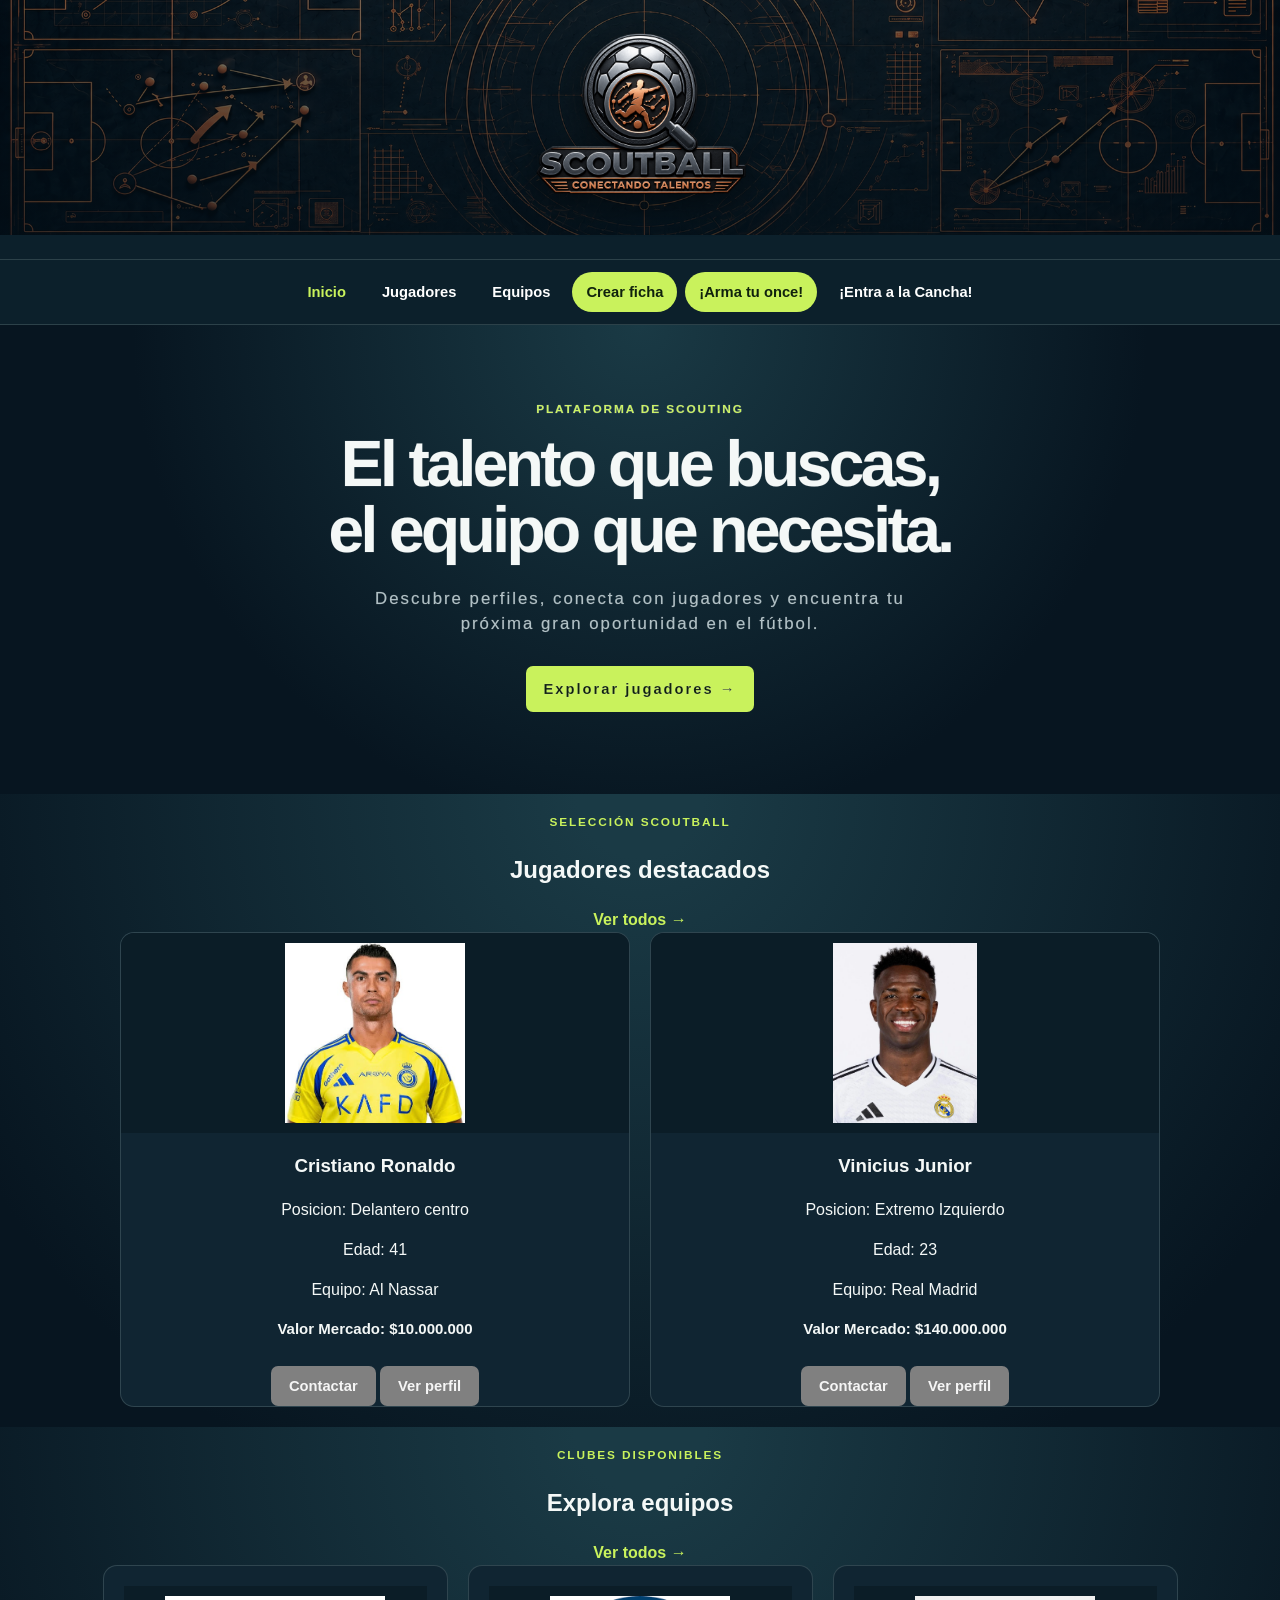
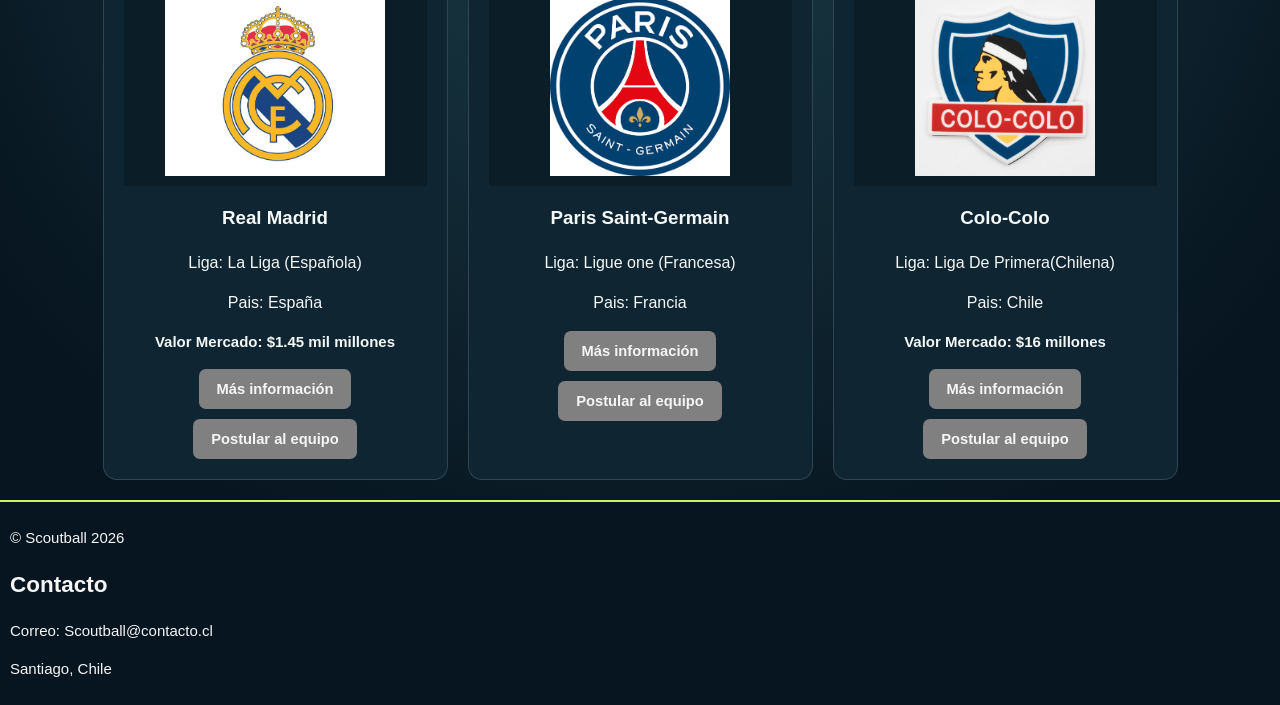
<file: scoutball_/index.html>
<!DOCTYPE html>
<html lang="es">
<head>
    <meta charset="UTF-8">
    <meta name="viewport" content="width=device-width, initial-scale=1.0">
    <title>Scoutball</title>
    <link rel="stylesheet" href="css/estilos.css">
    <script src="js/validaciones.js" defer></script>
    
</head>
<body>
     <header class="CabeceraFondo">
        <a href="index.html">
        <img src="imagenes/Logo.png" alt="Logo de Scoutball" width="200" height="100">
        </a>
    </header>
    <nav class="Menu"></nav>

    <nav class="Menu"aria-abel="Navegacion principal">
        <a class="activo" href="index.html">Inicio</a>
        <a href="jugadores.html">Jugadores</a>
        <a href="equipos.html">Equipos</a>
        <a class ="menu-destacado" href="registro.html">Crear ficha</a>
        <a class ="menu-destacado" href="registroequipo.html">¡Arma tu once!</a>
        <a href="login.html">¡Entra a la Cancha!</a>
    </nav>
    <main>
        <section class="slogan">
                <p class="etiqueta">PLATAFORMA DE SCOUTING</p>
                <h1>El talento que buscas,<br>el equipo que necesita.</h1>
                <p class="descripcion">Descubre perfiles, conecta con jugadores y encuentra tu próxima gran oportunidad en el fútbol.</p>
                <a class="boton-principal" href="jugadores.html">Explorar jugadores <span aria-hidden="true">→</span></a>
        </section>
        <section class="contenedor" aria-labelledby="productos-titulo">
            <div class="titulo-seccion">
                <div>
                    <p class="etiqueta">SELECCIÓN SCOUTBALL</p>
                    <h2 id="productos-titulo">Jugadores destacados</h2>
                </div>
                <a class="enlace-ver-todos" href="jugadores.html">Ver todos <span aria-hidden="true">→</span></a>
            </div>
        <section class="Jugadores">
            <article class="jugador">
                <div class="imagen">
                    <img src="imagenes/CristianoRonaldo.jpg" 
                    alt="Cristiano Ronaldo"
                    width="200px"
                    height="200px">
                </div>
                    <h3>Cristiano Ronaldo</h3>
                    <p>Posicion: Delantero centro</p>
                    <p>Edad: 41</p>
                    <p>Equipo: Al Nassar</p>
                    <p class="Precio"><strong>Valor Mercado: $10.000.000</strong></p>
                    <button type="button" data-contactar data-nombre="Cristiano Ronaldo" data-representante="Jorge Mendes" data-correo="representante@cr7demo.cl" data-telefono="+56 9 5555 0101">Contactar</button>
                    <button onclick="window.location.href='perfil.html?id=1'">
                        Ver perfil
                    </button>
            </article>
            <article class="jugador">
                <div class="imagen">
                    <img src="imagenes/Vinicius.jpg" 
                    alt="Vinicius Junior"
                    width="200px"
                    height="200px">
                </div>
                    <h3>Vinicius Junior</h3>
                    <p>Posicion: Extremo Izquierdo</p>
                    <p>Edad: 23</p>
                    <p>Equipo: Real Madrid</p>
                    <p class="Precio"><strong>Valor Mercado: $140.000.000</strong></p>
                    <button type="button" data-contactar data-nombre="Vinícius Júnior" data-representante="Equipo Vini Jr." data-correo="representante@viniciusdemo.cl" data-telefono="+56 9 5555 0102">Contactar</button>
                    <button onclick="window.location.href='perfil.html?id=6'">
                        Ver perfil
                    </button>
            </article>

            </section>
        </section>

        <section class="contenedor seccion-equipos" aria-labelledby="equipos-titulo">
            <div class="titulo-seccion">
                <div>
                    <p class="etiqueta">CLUBES DISPONIBLES</p>
                    <h2 id="equipos-titulo">Explora equipos</h2>
                </div>
                <a class="enlace-ver-todos" href="equipos.html">Ver todos <span aria-hidden="true">→</span></a>
            </div>
            <section class="Equipos equipos-inicio">
                <article class="equipo equipo-inicio">
                    <div class="imagen">
                        <img src="imagenes/realmadrid.jpg" alt="Escudo del Real Madrid">
                    </div> 
                    <h3>Real Madrid</h3>
                    <p>Liga: La Liga (Española)</p>
                    <p>Pais: España</p>
                    <p class="Precio"><strong>Valor Mercado: $1.45 mil millones</strong></p>
                    <button onclick="window.location.href='perfil.html?tipo=equipo&id=1'">
                    Más información
                    </button>
                    <button type="button" data-postular data-nombre="Real Madrid" data-correo="reclutamiento@realmadrid-demo.cl" data-telefono="+34 91 555 0101">Postular al equipo</button>
                </article>
                <article class="equipo equipo-inicio">
                    <div class="imagen">
                        <img src="imagenes/paris.jpg" alt="Escudo del Paris Saint-Germain">
                    </div>
                    <h3>Paris Saint-Germain</h3>
                    <p>Liga: Ligue one (Francesa)</p>
                    <p>Pais: Francia</p>
                    <button onclick="window.location.href='perfil.html?tipo=equipo&id=3'">
                    Más información
                    </button>
                    <button type="button" data-postular data-nombre="Paris Saint-Germain" data-correo="reclutamiento@psg-demo.fr" data-telefono="+33 1 555 0102">Postular al equipo</button>
                </article>
                <article class="equipo equipo-inicio">
                    <div class="imagen">
                        <img src="imagenes/colocolo.jpg" alt="Escudo de Colo-Colo">
                    </div>
                    <h3>Colo-Colo</h3>
                    <p>Liga: Liga De Primera(Chilena)</p>
                    <p>Pais: Chile</p>
                    <p class="Precio"><strong>Valor Mercado: $16 millones</strong></p>
                    <button onclick="window.location.href='perfil.html?tipo=equipo&id=3'">
                    Más información
                    </button>
                    <button type="button" data-postular data-nombre="Colo-Colo" data-correo="reclutamiento@colocolo-demo.cl" data-telefono="+56 2 2555 0103">Postular al equipo</button>
                </article>
            </section>
        </section>
    </main>
    <footer>
        <p>&copy; Scoutball 2026</p>
        <h2>Contacto</h2>
        <p>Correo: Scoutball@contacto.cl</p>
        <p>Santiago, Chile</p>
    </footer>
    </body>
    </html>


        
</header>
</body>
</html>
</file>
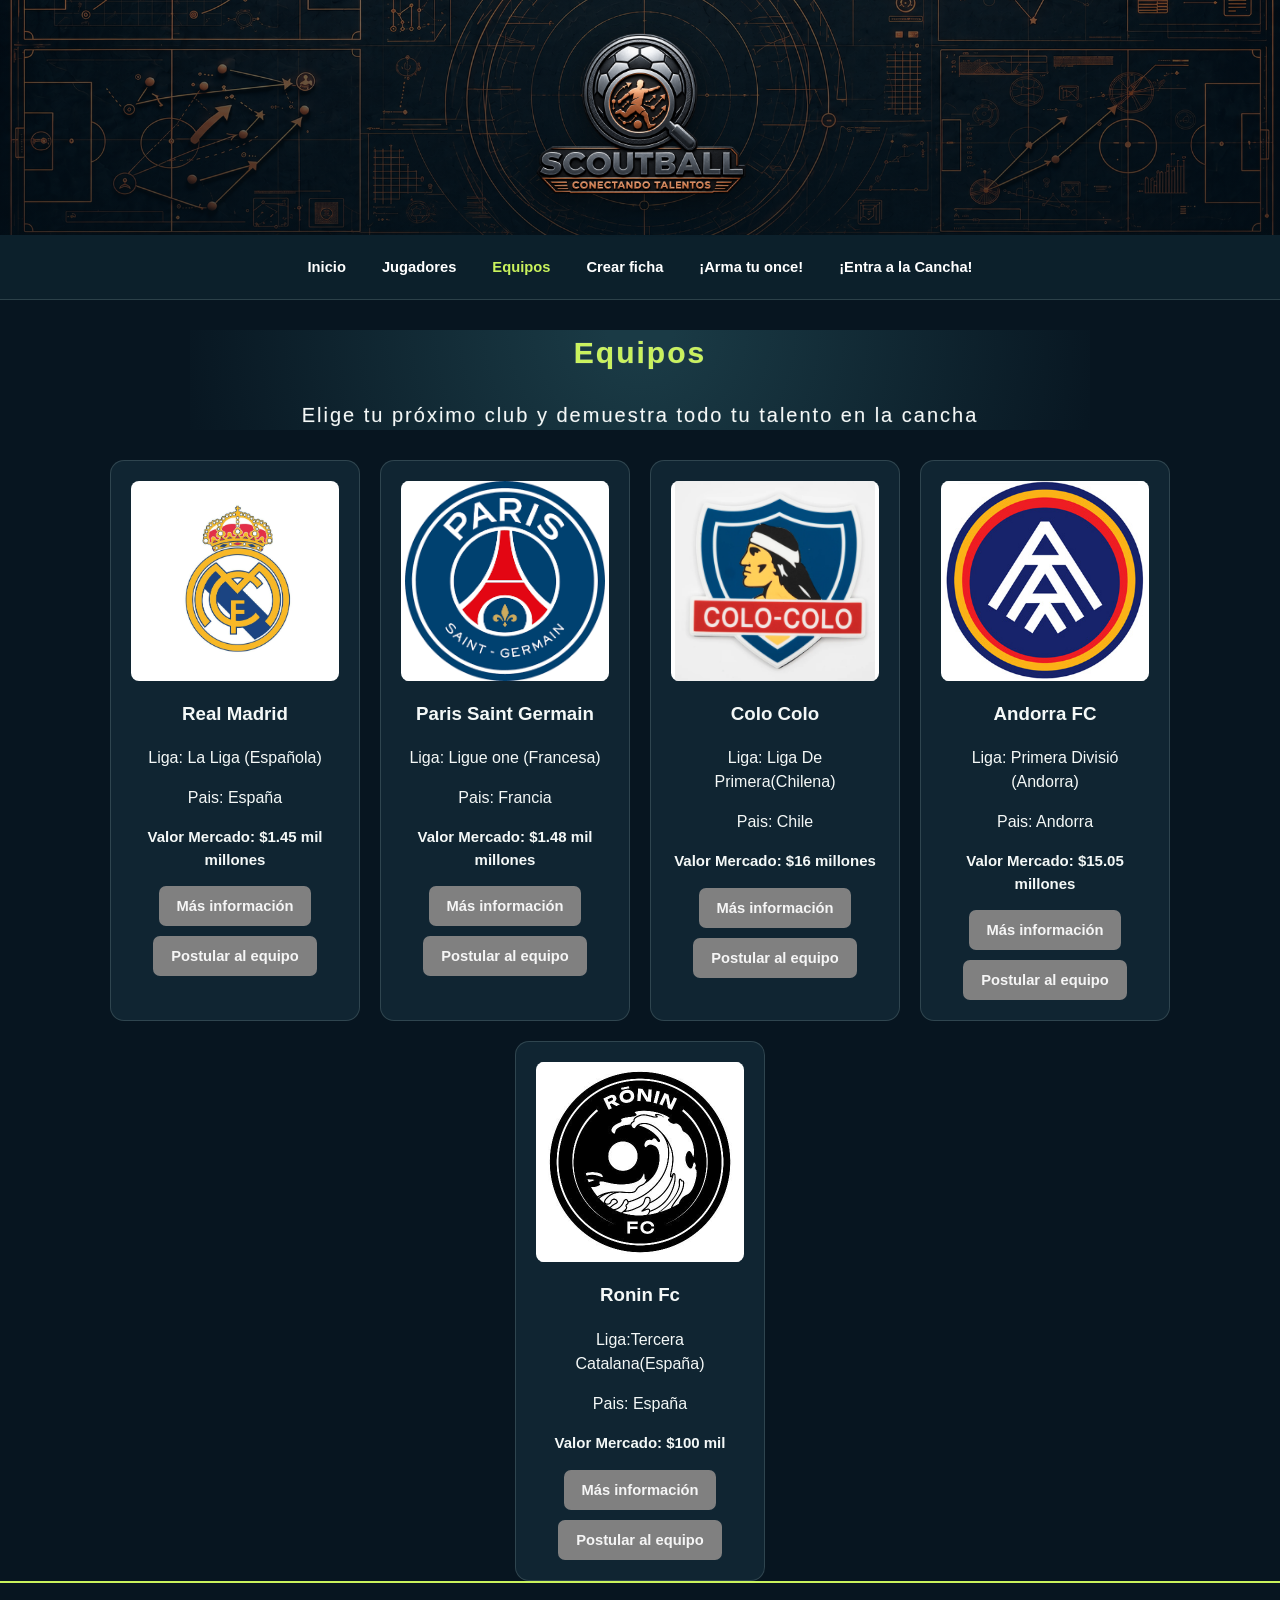
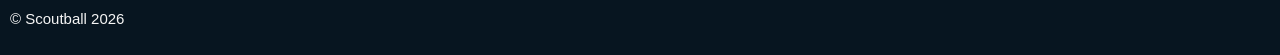
<file: scoutball_/equipos.html>
<!DOCTYPE html>
<html lang="es">
<head>
    <meta charset="UTF-8">
    <meta name="viewport" content="width=device-width, initial-scale=1.0">
    <title>Scoutball</title>
    <link rel="stylesheet" href="css/estilos.css">
    <script src="js/validaciones.js" defer></script>
</head>
<body>
    <header class="CabeceraFondo">
        <a href="index.html">
        <img src="imagenes/Logo.png" alt="Logo de Scoutball" width="200" height="100">
        </a>
    </header>

    <nav class="Menu">
        <a href="index.html">Inicio</a>
        <a href="jugadores.html">Jugadores</a>
        <a class="activo" href="equipos.html">Equipos</a>
        <a href="registro.html">Crear ficha</a>
        <a href="registroequipo.html">¡Arma tu once!</a>
        <a href="login.html">¡Entra a la Cancha!</a>
    </nav>

    

<main class="Contenedorequipo">
        <h2 class="letrastit">Equipos</h2>
        <p>Elige tu próximo club y demuestra todo tu talento en la cancha</p>
    </main>

        <section class="Equipos">
            <article class="equipo">
                <img src="imagenes/realmadrid.jpg" 
                alt="Real Madrid"
                width="200px"
                height="200px">
                <h3>Real Madrid</h3>
                <p>Liga: La Liga (Española)</p>
                <p>Pais: España</p>
                <p class="Precio"><strong>Valor Mercado: $1.45 mil millones</strong></p>
                <button onclick="window.location.href='perfil.html?tipo=equipo&id=1'">
                    Más información
                </button>
                <button type="button" data-postular data-nombre="Real Madrid" data-correo="reclutamiento@realmadrid-demo.cl" data-telefono="+34 91 555 0101">Postular al equipo</button>
            </article>

            <article class="equipo">
                <img src="imagenes/paris.jpg" 
                alt="Paris Saint Germain"
                width="200px"
                height="200px">
                <h3>Paris Saint Germain</h3>
                <p>Liga: Ligue one (Francesa)</p>
                <p>Pais: Francia</p>
                <p class="Precio"><strong>Valor Mercado: $1.48 mil millones</strong></p>
                <button onclick="window.location.href='perfil.html?tipo=equipo&id=2'">
                    Más información
                </button>
                <button type="button" data-postular data-nombre="Paris Saint-Germain" data-correo="reclutamiento@psg-demo.fr" data-telefono="+33 1 555 0102">Postular al equipo</button>
            </article>

            <article class="equipo">
                <img src="imagenes/colocolo.jpg" 
                alt="Colo Colo"
                width="200px"
                height="200px">
                <h3>Colo Colo</h3>
                <p>Liga: Liga De Primera(Chilena)</p>
                <p>Pais: Chile</p>
                <p class="Precio"><strong>Valor Mercado: $16 millones</strong></p>
                <button onclick="window.location.href='perfil.html?tipo=equipo&id=3'">
                    Más información
                </button>
                <button type="button" data-postular data-nombre="Colo-Colo" data-correo="reclutamiento@colocolo-demo.cl" data-telefono="+56 2 2555 0103">Postular al equipo</button>
            </article>

            <article class="equipo">
                <img src="imagenes/Andorra.jpg" 
                alt="Andorra"
                width="200px"
                height="200px">
                <h3>Andorra FC</h3>
                <p>Liga: Primera Divisió (Andorra)</p>
                <p>Pais: Andorra</p>
                <p class="Precio"><strong>Valor Mercado: $15.05 millones</strong></p>
                <button onclick="window.location.href='perfil.html?tipo=equipo&id=4'">
                    Más información
                </button>
                <button type="button" data-postular data-nombre="Andorra FC" data-correo="reclutamiento@andorra-demo.ad" data-telefono="+376 555 0104">Postular al equipo</button>
            </article>

            <article class="equipo">
                <img src="imagenes/ronin.jpg" 
                alt="Ronin Fc"
                width="200px"
                height="200px">
                <h3>Ronin Fc</h3>
                <p>Liga:Tercera Catalana(España)</p>
                <p>Pais: España </p>
                <p class="Precio"><strong>Valor Mercado: $100 mil</strong></p>
                <button onclick="window.location.href='perfil.html?tipo=equipo&id=5'">
                    Más información
                </button>
                <button type="button" data-postular data-nombre="Ronin FC" data-correo="reclutamiento@ronin-demo.es" data-telefono="+34 91 555 0105">Postular al equipo</button>
            </article>
        </section>
    </main>
    <footer>
        <p>&copy; Scoutball 2026</p>
    </footer>
</body>
</html>
</file>
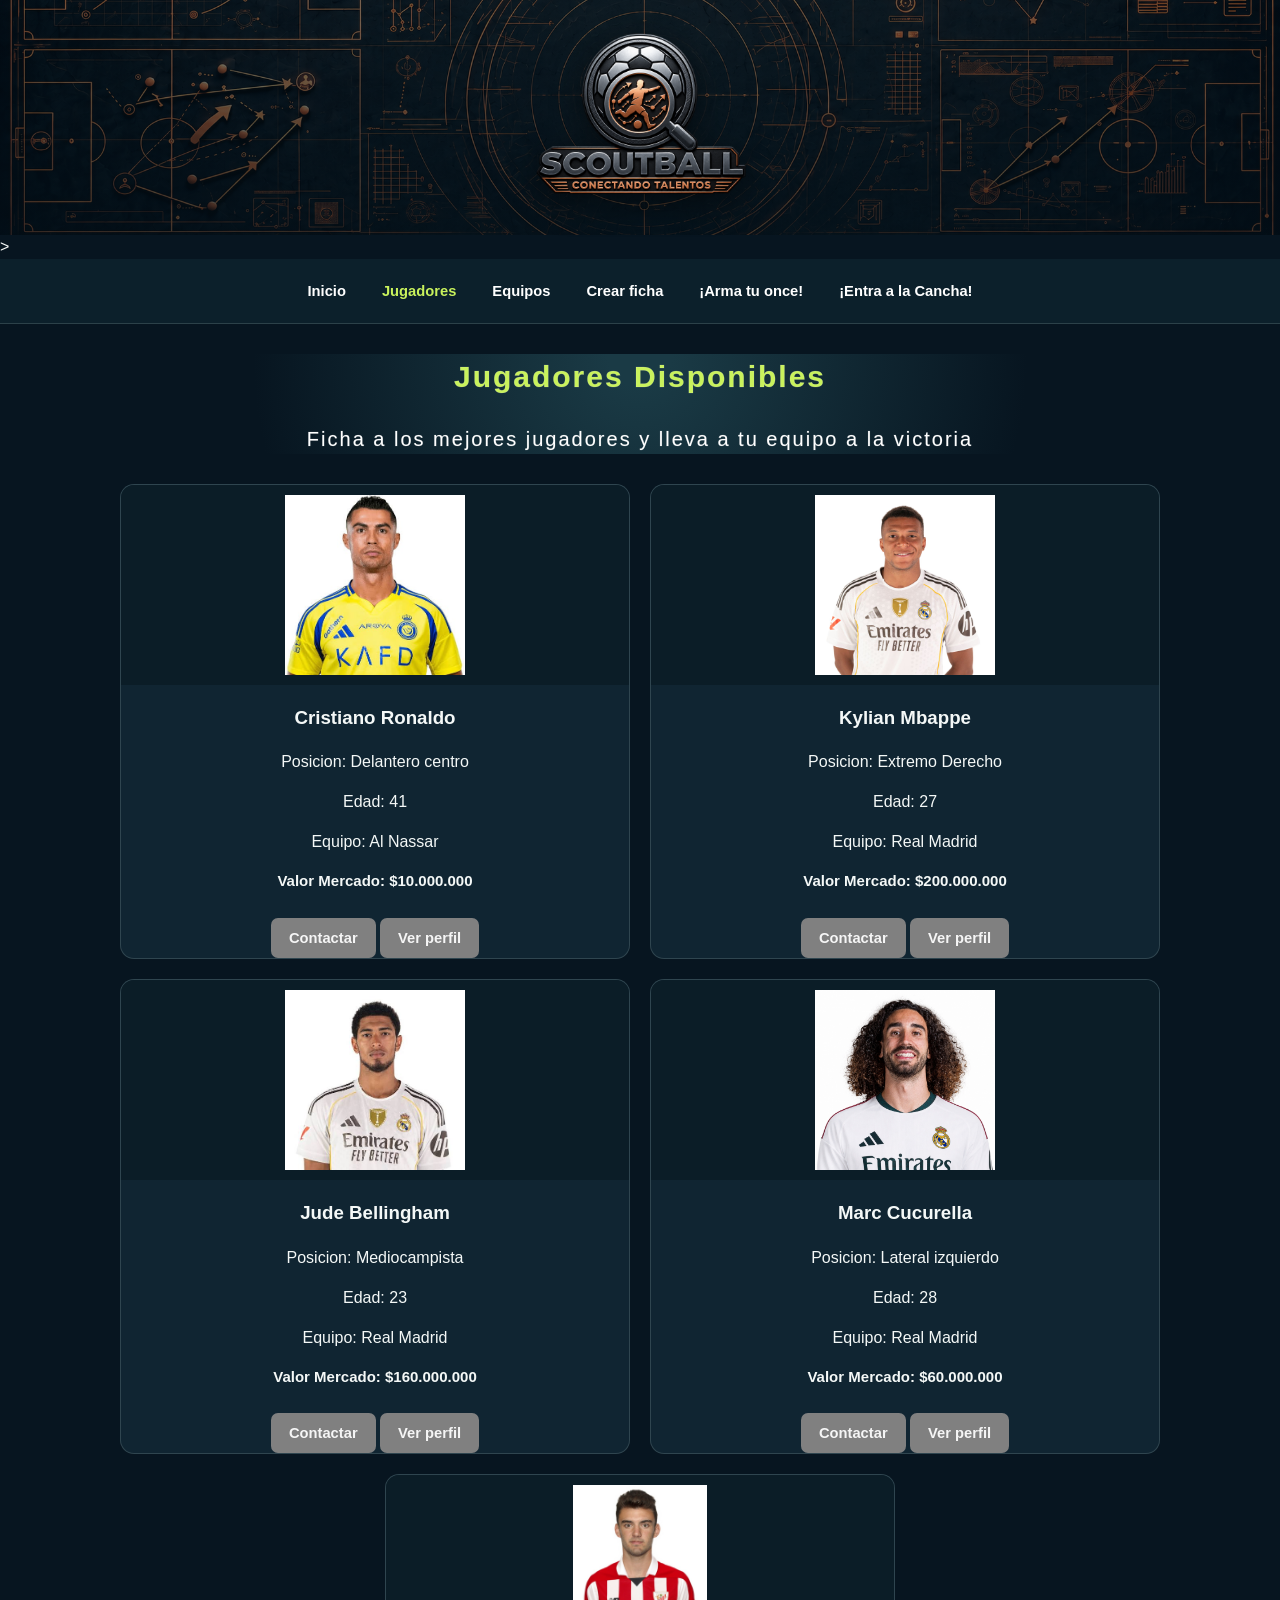
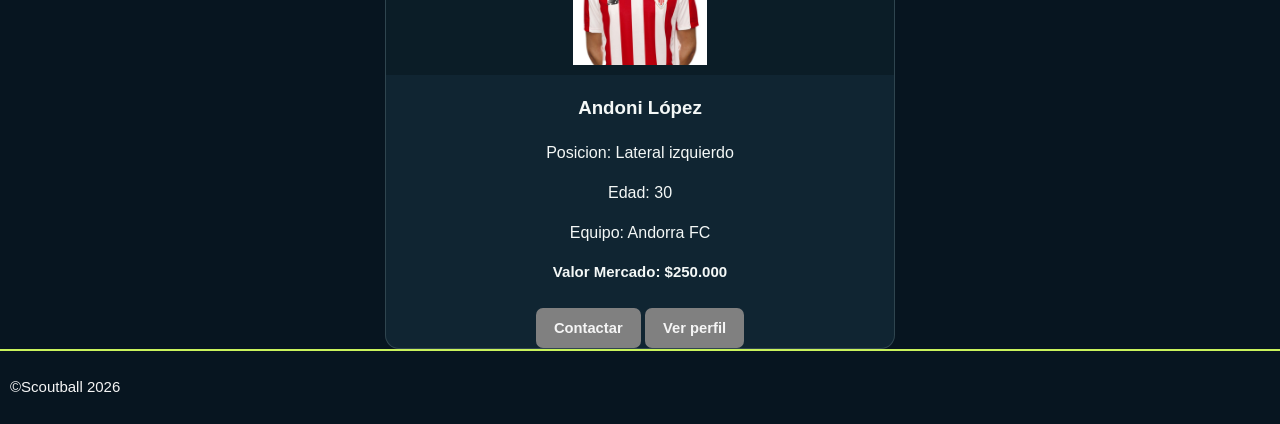
<file: scoutball_/jugadores.html>
<!DOCTYPE html>
<html lang="es">
<head>
    <meta charset="UTF-8">
    <meta name="viewport" content="width=device-width, initial-scale=1.0">
    <title>Scoutball</title>
    <link rel="stylesheet" href="css/estilos.css">
    <script src="js/validaciones.js" defer></script>
</head>
<body>
     <header class="CabeceraFondo">
        <a href="index.html">
        <img src="imagenes/Logo.png" alt="Logo de Scoutball" width="200" height="100">
        </a>
    </header>>

    <nav class="Menu">
        <a href="index.html">Inicio</a>
        <a class="activo"  href="jugadores.html">Jugadores</a>
        <a href="equipos.html">Equipos</a>
        <a href="registro.html">Crear ficha</a>
        <a href="registroequipo.html">¡Arma tu once!</a>
        <a href="login.html">¡Entra a la Cancha!</a>
    </nav>
    
    <main class="Contenedorju">
        <h2 class="letrastit">Jugadores Disponibles</h2>   
        <p>Ficha a los mejores jugadores y lleva a tu equipo a la victoria</p>
    </main>
        <section class="Jugadores">
            <article class="jugador">
                <div class="imagen">
                    <img src="imagenes/CristianoRonaldo.jpg" 
                    alt="Cristiano Ronaldo"
                    width="200px"
                    height="200px">
                </div>
                <div class="contenido-jugadore">
                    <h3>Cristiano Ronaldo</h3>
                    <p>Posicion: Delantero centro</p>
                    <p>Edad: 41</p>
                    <p>Equipo: Al Nassar</p>
                    <p class="Precio"><strong>Valor Mercado: $10.000.000</strong></p>
                    <button type="button" data-contactar data-nombre="Cristiano Ronaldo" data-representante="Jorge Mendes" data-correo="representante@cr7demo.cl" data-telefono="+56 9 5555 0101">Contactar</button>
                    <button onclick="window.location.href='perfil.html?id=1'">
                        Ver perfil
                    </button>
                </div>
            </article>

            <article class="jugador">
                <div class="imagen">
                <img src="imagenes/KylianMbappe.jpg" 
                alt="Kylian Mbappe"
                width="200px"
                height="200px">
                </div>
                <h3>Kylian Mbappe</h3>
                <p>Posicion: Extremo Derecho</p>
                <p>Edad: 27</p>
                <p>Equipo: Real Madrid</p>
                <p class="Precio"><strong>Valor Mercado: $200.000.000</strong></p>
                <button type="button" data-contactar data-nombre="Kylian Mbappé" data-representante="Equipo Mbappé" data-correo="representante@mbappe-demo.fr" data-telefono="+33 1 555 0202">Contactar</button>
                <button onclick="window.location.href='perfil.html?id=2'">
                    Ver perfil
                </button>

            </article>

            <article class="jugador">
                <div class="imagen">
                <img src="imagenes/JudeBellingham.jpg" 
                alt="Jude Bellingham"
                width="200px"
                height="200px">
                </div>
                <h3>Jude Bellingham</h3>
                <p>Posicion: Mediocampista</p>
                <p>Edad: 23</p>
                <p>Equipo: Real Madrid</p>
                <p class="Precio"><strong>Valor Mercado: $160.000.000</strong></p>
                <button type="button" data-contactar data-nombre="Jude Bellingham" data-representante="Equipo Bellingham" data-correo="representante@jude-demo.es" data-telefono="+34 91 555 0203">Contactar</button>
                <button onclick="window.location.href='perfil.html?id=3'">
                    Ver perfil
                </button>

            </article>

            <article class="jugador">
                <div class="imagen">
                <img src="imagenes/CUCURELLA.jpg" 
                alt="CUCURELLA"
                width="200px"
                height="200px">
                </div>
                <h3>Marc Cucurella</h3>
                <p>Posicion:  Lateral izquierdo</p>
                <p>Edad: 28</p>
                <p>Equipo: Real Madrid</p>
                <p class="Precio"><strong>Valor Mercado: $60.000.000</strong></p>
                <button type="button" data-contactar data-nombre="Marc Cucurella" data-representante="Equipo Cucurella" data-correo="representante@cucurella-demo.es" data-telefono="+34 91 555 0204">Contactar</button>
                <button onclick="window.location.href='perfil.html?id=4'">
                    Ver perfil
                </button>

            </article>

            <article class="jugador">
                <div class="imagen">
                <img src="imagenes/Andoni.jpg" 
                alt="Andoni"
                width="200px"
                height="200px">
                </div>
                <h3>Andoni López</h3>
                <p>Posicion:  Lateral izquierdo</p>
                <p>Edad: 30</p>
                <p>Equipo: Andorra FC</p>
                <p class="Precio"><strong>Valor Mercado:    $250.000</strong></p>
                <button type="button" data-contactar data-nombre="Andoni López" data-representante="Equipo Andoni" data-correo="representante@andoni-demo.ad" data-telefono="+376 555 0205">Contactar</button>
                <button onclick="window.location.href='perfil.html?id=5'">
                    Ver perfil
                </button>

            </article>
        </section>
    <footer>
        <p>&copy;Scoutball 2026</p>
    </footer>
</body>
</html>
</file>
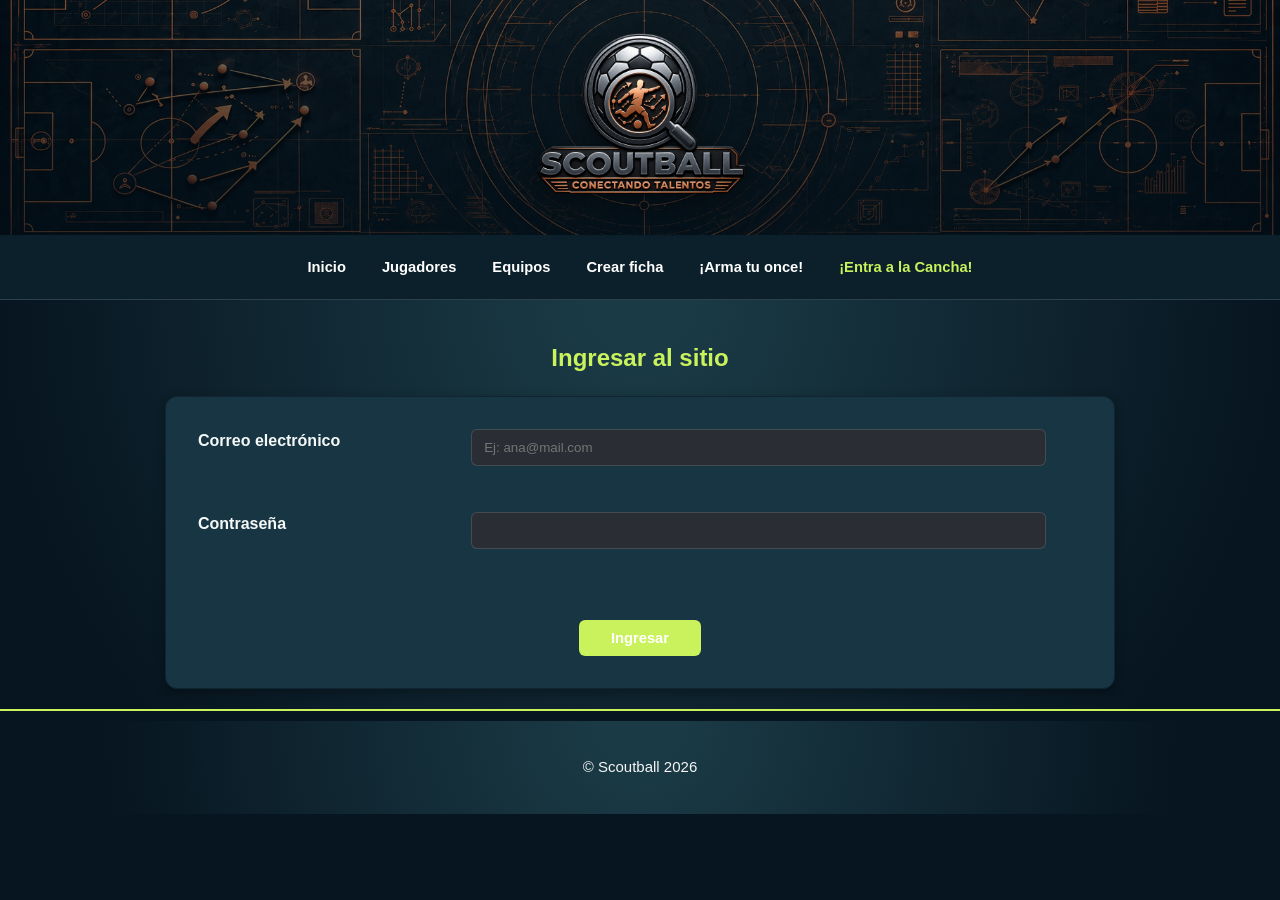
<file: scoutball_/login.html>
<!DOCTYPE html>
<html lang="es">
<head>
    <meta charset="UTF-8">
    <meta name="viewport" content="width=device-width, initial-scale=1.0">
    <title>Scoutball</title>
    <link rel="stylesheet" href="css/estilos.css">
    <script src="js/validaciones.js" defer></script>
</head>
<body>
     <header class="CabeceraFondo">
        <a href="index.html">
        <img src="imagenes/Logo.png" alt="Logo de Scoutball" width="200" height="100">
        </a>
    </header>

    <nav class="Menu">
        <a href="index.html">Inicio</a>
        <a href="jugadores.html">Jugadores</a>
        <a href="equipos.html">Equipos</a>
        <a href="registro.html">Crear ficha</a>
        <a href="registroequipo.html">¡Arma tu once!</a>
        <a class="activo"  href="login.html">¡Entra a la Cancha!</a>
    </nav>


  <main class="contenedor">
    <section aria-labelledby="login-titulo">
      <h2 class="letrastit" id="login-titulo">Ingresar al sitio</h2>

      <form id="formLogin" novalidate>
        <div class="campo">
          <label for="loginEmail">Correo electrónico</label>
          <input id="loginEmail" name="loginEmail" type="email" placeholder="Ej: ana@mail.com" autocomplete="email" required />
          <small class="error" id="err-login-email" aria-live="polite"></small>
        </div>

        <div class="campo">
          <label for="loginPassword">Contraseña</label>
          <input id="loginPassword" name="loginPassword" type="password" required minlength="8" />
          <small class="error" id="err-login-password" aria-live="polite"></small>
        </div>

        <button class="btn" type="submit">Ingresar</button>
      </form>
    </section>
  </main>

  <footer>
    <div class="contenedor">
      <p>&copy; Scoutball 2026</p>
    </div>
  </footer>
</body>
</html>
</file>
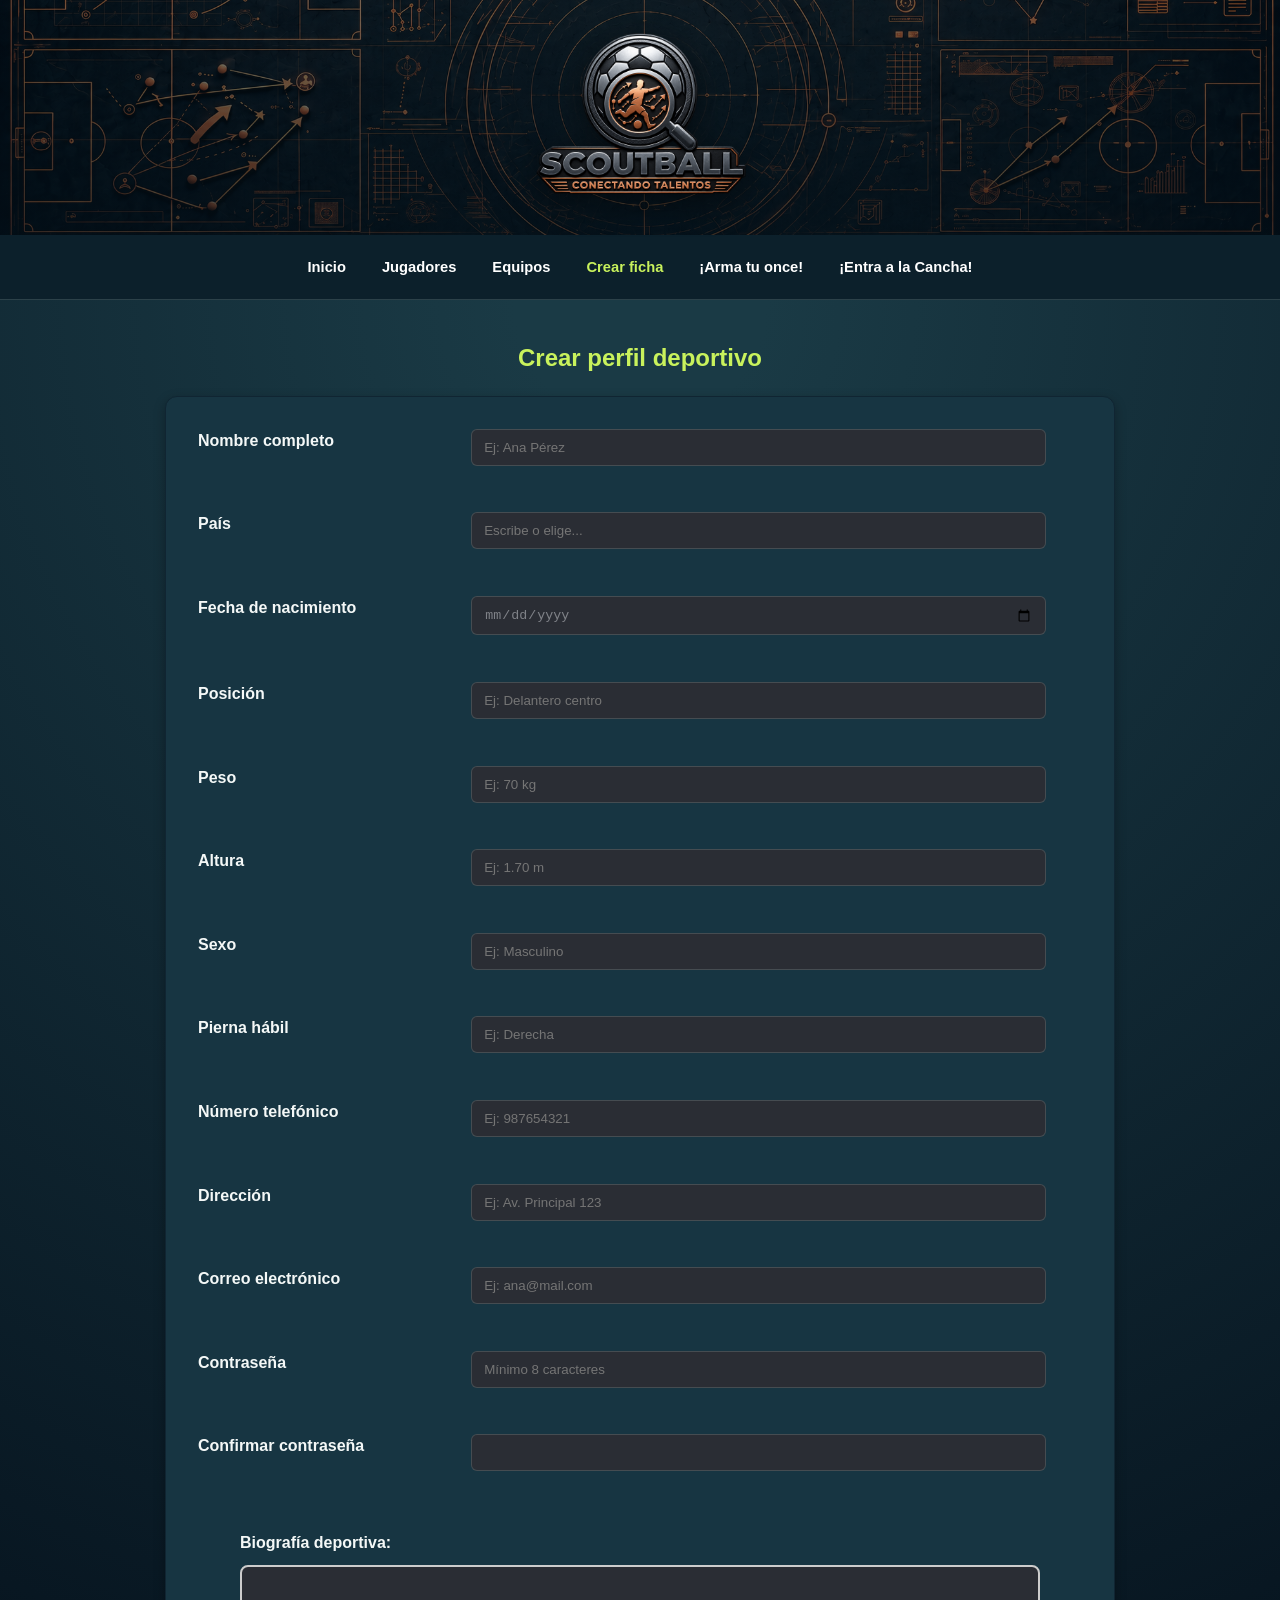
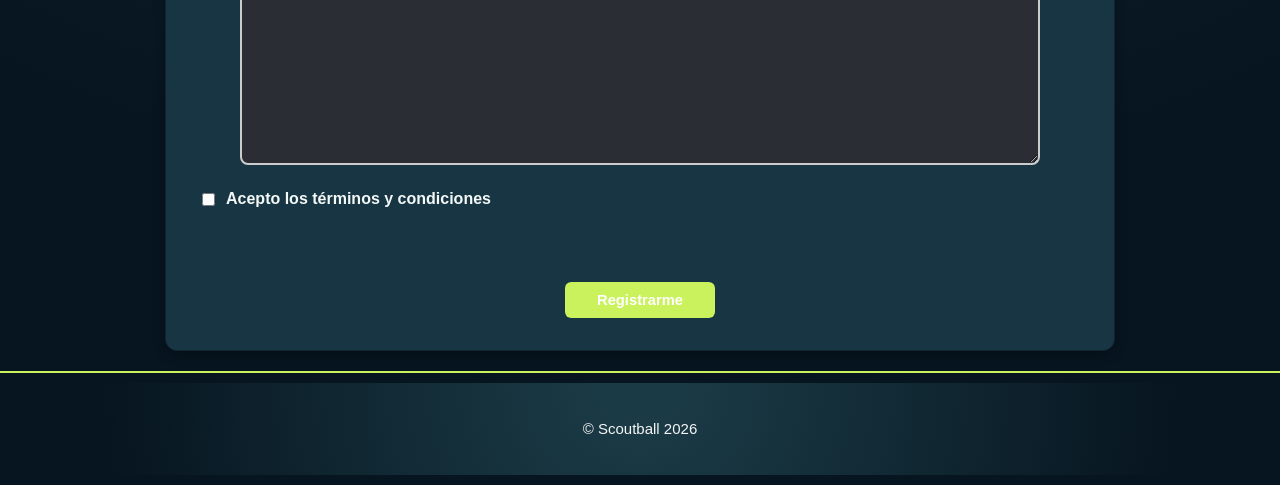
<file: scoutball_/registro.html>
<!DOCTYPE html>
<html lang="es">
<head>
    <meta charset="UTF-8">
    <meta name="viewport" content="width=device-width, initial-scale=1.0">
    <title>Scoutball</title>
    <link rel="stylesheet" href="css/estilos.css">
    <script src="js/validaciones.js" defer></script>
</head>
<body>
     <header class="CabeceraFondo">
        <a href="index.html">
        <img src="imagenes/Logo.png" alt="Logo de Scoutball" width="200" height="100">
        </a>
    </header>

    <nav class="Menu">
        <a href="index.html">Inicio</a>
        <a href="jugadores.html">Jugadores</a>
        <a href="equipos.html">Equipos</a>
        <a class="activo" href="registro.html">Crear ficha</a>
        <a href="registroequipo.html">¡Arma tu once!</a>
        <a href="login.html">¡Entra a la Cancha!</a>
    </nav>

  <main class="contenedor">
    <section aria-labelledby="registro-titulo">
      <h2 class="letrastit" id="registro-titulo">Crear perfil deportivo</h2>

      <form id="formRegistro" novalidate>
        <div class="campo">
          <label for="nombre">Nombre completo</label>
          <input id="nombre" name="nombre" type="text" placeholder="Ej: Ana Pérez" autocomplete="name" required minlength="3" />
          <small class="error" id="err-nombre" aria-live="polite"></small>
        </div>

    <div class="campo">
          <label for="pais">País</label>
          <input id="pais" name="pais" list="paises" placeholder="Escribe o elige..." autocomplete="country-name" required />
          <datalist id="paises">
            <option value="Chile"></option>
            <option value="Argentina"></option>
            <option value="Perú"></option>
            <option value="México"></option>
            <option value="España"></option>
            <option value="Francia"></option>
            <option value="Andorra"></option>
          </datalist>
          <small class="error" id="err-pais" aria-live="polite"></small>
        </div>

        <div class="campo">
          <label for="fechaNacimiento">Fecha de nacimiento</label>
          <input id="fechaNacimiento" name="fechaNacimiento" type="date" required />
          <small class="error" id="err-fechaNacimiento" aria-live="polite"></small>
        </div>

        <div class="campo">
          <label for="posicion">Posición</label>
          <input id="posicion" name="posicion" type="text" placeholder="Ej: Delantero centro" autocomplete="name" required minlength="3" />
          <small class="error" id="err-posicion" aria-live="polite"></small>
        </div>

        <div class="campo">
          <label for="peso">Peso</label>
          <input id="peso" name="peso" type="text" placeholder="Ej: 70 kg" autocomplete="name" required minlength="3" />
          <small class="error" id="err-peso" aria-live="polite"></small>
        </div>

        <div class="campo">
          <label for="altura">Altura</label>
          <input id="altura" name="altura" type="text" placeholder="Ej: 1.70 m" autocomplete="name" required minlength="3" />
          <small class="error" id="err-altura" aria-live="polite"></small>
        </div>

                <div class="campo">
          <label for="sexo">Sexo</label>
          <input id="sexo" name="sexo" type="text" placeholder="Ej: Masculino" autocomplete="name" required minlength="3" />
          <small class="error" id="err-sexo" aria-live="polite"></small>
        </div>

                <div class="campo">
          <label for="piernaHabil">Pierna hábil</label>
          <input id="piernaHabil" name="piernaHabil" type="text" placeholder="Ej: Derecha" autocomplete="name" required minlength="3" />
          <small class="error" id="err-piernaHabil" aria-live="polite"></small>
        </div>

        <div class="campo">
          <label for="numeroTelefonico">Número telefónico</label>
          <input id="numeroTelefonico" name="numeroTelefonico" type="text" placeholder="Ej: 987654321" autocomplete="tel" required minlength="9" />
          <small class="error" id="err-numeroTelefonico" aria-live="polite"></small>
        </div>

         <div class="campo">
          <label for="direccion">Dirección</label>
          <input id="direccion" name="direccion" type="text" placeholder="Ej: Av. Principal 123" autocomplete="street-address" required />
          <small class="error" id="err-direccion" aria-live="polite"></small>
        </div>

        <div class="campo">
          <label for="correoElectronico">Correo electrónico</label>
          <input id="correoElectronico" name="correoElectronico" type="email" placeholder="Ej: ana@mail.com" autocomplete="email" required />
          <small class="error" id="err-correoElectronico" aria-live="polite"></small>
        </div>

        <div class="campo">
          <label for="password">Contraseña</label>
          <input id="password" name="password" type="password" placeholder="Mínimo 8 caracteres" required minlength="8" />
          <small class="error" id="err-password" aria-live="polite"></small>
        </div>

        <div class="campo">
          <label for="confirmar">Confirmar contraseña</label>
          <input id="confirmar" name="confirmar" type="password" required minlength="8" />
          <small class="error" id="err-confirmar" aria-live="polite"></small>
        </div>

        <div style="max-width: 800px; margin: 15px auto;">
            <label for="opinion" style="display: block; font-weight: bold; margin-bottom: 10px;">Biografía deportiva:</label>
            <textarea 
            id="biografia" 
            name="opinion" 
            rows="15" 
            class="textarea"
            style="width: 100%; min-height: 200px; padding: 15px; font-size: 16px; border: 2px solid #ccc; border-radius: 8px; box-sizing: border-box; resize: vertical;" 
            placeholder="Cuéntanos sobre ti...">
            </textarea>
             <small class="error" id="err-biografia" aria-live="polite"></small>
            
        </div>

    
        <div class="campo check">
          <input id="terminos" type="checkbox" required />
          <label for="terminos">Acepto los términos y condiciones</label>
          <small class="error" id="err-terminos" aria-live="polite"></small>
        </div>

        <button class="btn" type="submit">Registrarme</button>
      </form>
    </section>
  </main>

  <footer>
    <div class="contenedor">
      <p>&copy; Scoutball 2026 </p>
    </div>
  </footer>
</body>
</html>
</file>
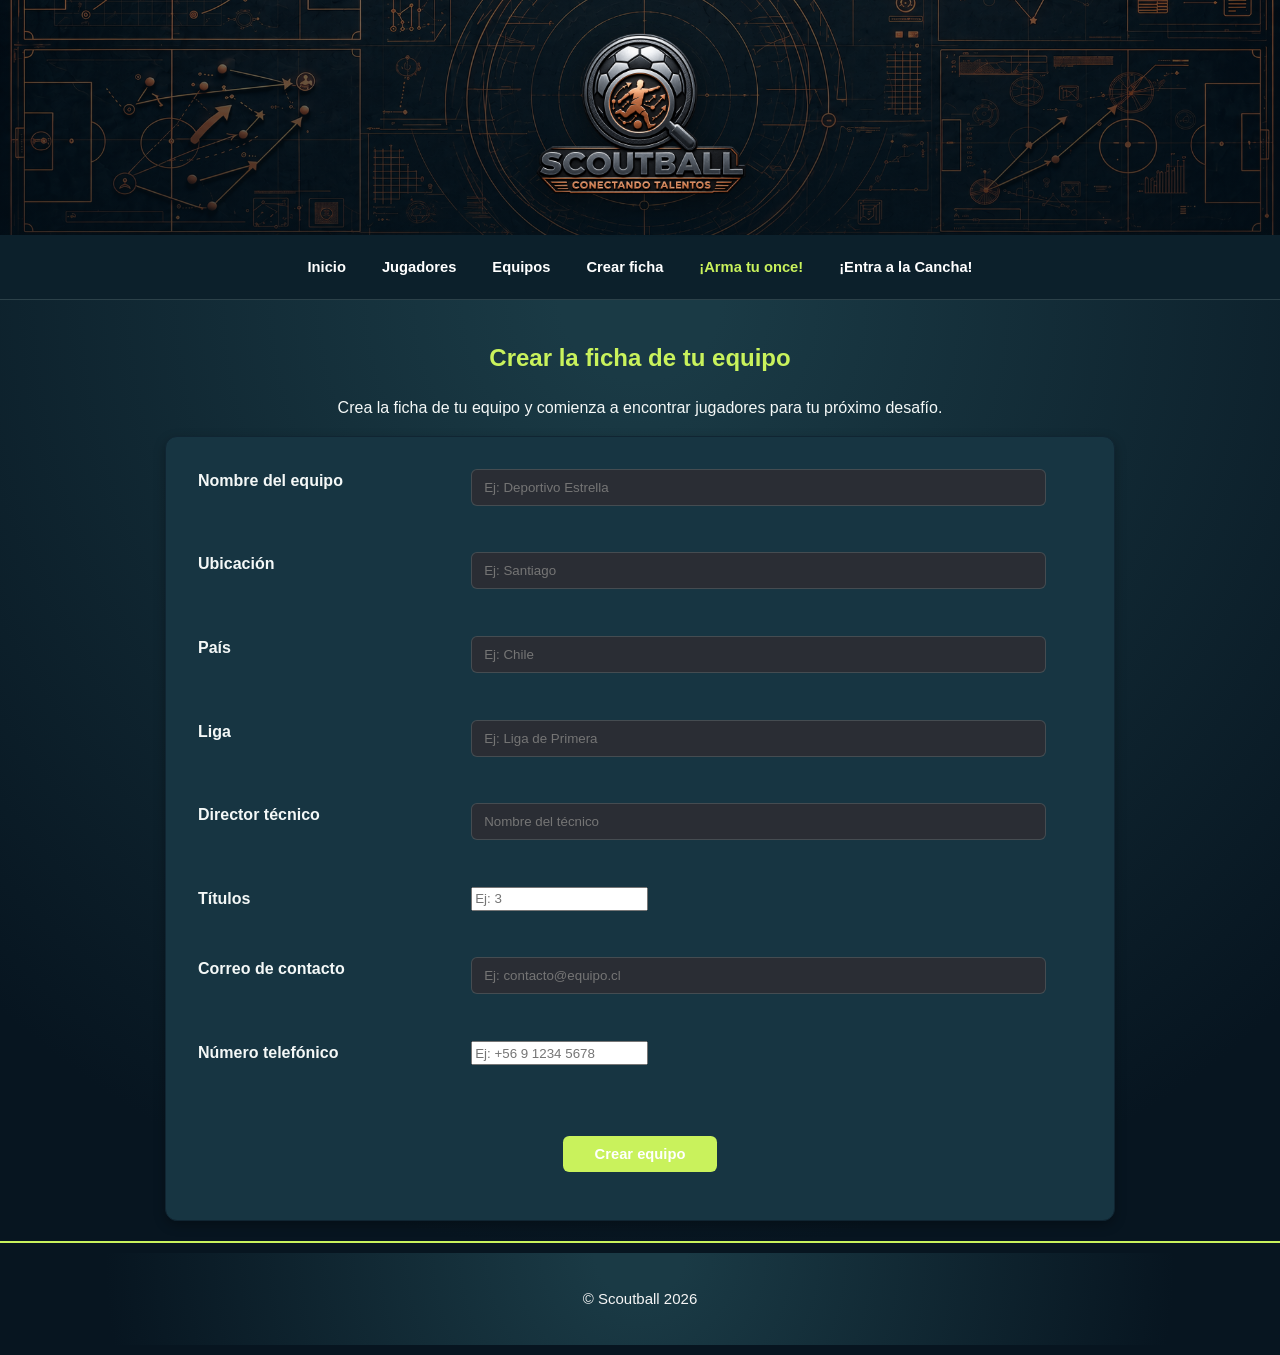
<file: scoutball_/registroequipo.html>
<!DOCTYPE html>
<html lang="es">
<head>
    <meta charset="UTF-8">
    <meta name="viewport" content="width=device-width, initial-scale=1.0">
    <title>Scoutball</title>
    <link rel="stylesheet" href="css/estilos.css">
    <script src="js/validaciones.js" defer></script>
</head>
<body>
     <header class="CabeceraFondo">
        <a href="index.html">
        <img src="imagenes/Logo.png" alt="Logo de Scoutball" width="200" height="100">
        </a>
    </header>

    <nav class="Menu">
        <a href="index.html">Inicio</a>
        <a href="jugadores.html">Jugadores</a>
        <a href="equipos.html">Equipos</a>
        <a href="registro.html">Crear ficha</a>
        <a class="activo" href="registroequipo.html">¡Arma tu once!</a>
        <a href="login.html">¡Entra a la Cancha!</a>
    </nav>
     <main class="contenedor">
    <section aria-labelledby="registro-titulo">
        <h2 class="letrastit" id="registro-titulo">Crear la ficha de tu equipo</h2>
        <p>Crea la ficha de tu equipo y comienza a encontrar jugadores para tu próximo desafío.</p>

    <form id="formEquipo" novalidate>
        <div class="campo">
            <label for="nombreEquipo">Nombre del equipo</label>
            <input
                id="nombreEquipo"
                type="text"
                placeholder="Ej: Deportivo Estrella"
            >
            <small class="error" id="err-nombre-equipo"></small>
        </div>

        <div class="campo">
            <label for="ubicacionEquipo">Ubicación</label>
            <input
                id="ubicacionEquipo"
                type="text"
                placeholder="Ej: Santiago"
            >
            <small class="error" id="err-ubicacion-equipo"></small>
        </div>

        <div class="campo">
            <label for="paisEquipo">País</label>
            <input
                id="paisEquipo"
                type="text"
                placeholder="Ej: Chile"
            >
            <small class="error" id="err-pais-equipo"></small>
        </div>

        <div class="campo">
            <label for="ligaEquipo">Liga</label>
            <input
                id="ligaEquipo"
                type="text"
                placeholder="Ej: Liga de Primera"
            >
            <small class="error" id="err-liga-equipo"></small>
        </div>

        <div class="campo">
            <label for="tecnicoEquipo">Director técnico</label>
            <input
                id="tecnicoEquipo"
                type="text"
                placeholder="Nombre del técnico"
            >
            <small class="error" id="err-tecnico-equipo"></small>
        </div>

        <div class="campo">
            <label for="titulosEquipo">Títulos</label>
            <input
                id="titulosEquipo"
                type="number"
                min="0"
                placeholder="Ej: 3"
            >
            <small class="error" id="err-titulos-equipo"></small>
        </div>

        <div class="campo">
            <label for="correoEquipo">Correo de contacto</label>
            <input
                id="correoEquipo"
                type="email"
                placeholder="Ej: contacto@equipo.cl"
            >
            <small class="error" id="err-correo-equipo"></small>
        </div>

        <div class="campo">
            <label for="telefonoEquipo">Número telefónico</label>
            <input
                id="telefonoEquipo"
                type="tel"
                placeholder="Ej: +56 9 1234 5678"
            >
            <small class="error" id="err-telefono-equipo"></small>
        </div>

        <button class="btn" type="submit">
            Crear equipo
        </button>

        <p id="mensaje-equipo" class="mensaje-formulario"></p>
    </form>
</section>
  </main>

  <footer>
    <div class="contenedor">
      <p>&copy; Scoutball 2026 </p>
    </div>
  </footer>
</body>
</html>
</file>
<file: scoutball_/css/estilos.css>
/* ==========================================
   VARIABLES Y CONFIGURACIÓN GLOBAL
   ========================================== */
:root {
    --fondo: #071520;
    --superficie: #102532;
    --superficie-clara: #173542;
    --texto: #f4f8f7;
    --texto-suave: #aebfc4;
    --acento: #c9f25c;
    --borde: rgba(213, 237, 228, 0.16);
}

* { 
    box-sizing: border-box; 
}

body {
    background: var(--fondo);
    color: var(--texto);
    font-family: Arial, Helvetica, sans-serif;
    line-height: 1.5;
    margin: 0;
}

main {
    flex: 1;
}

/* ==========================================
   CABECERA Y NAVEGACIÓN
   ========================================== */
.CabeceraFondo {
    background-image: linear-gradient(rgba(3, 16, 25, 0.52), rgba(3, 16, 25, 0.72)), url('../imagenes/Fondo.png');
    background-position: center;
    background-size: cover;
    display: grid;
    min-height: 190px;
    padding: 24px;
    place-items: center;
}

.CabeceraFondo img {
    filter: drop-shadow(0 8px 16px rgba(0, 0, 0, 0.45));
    height: auto;
    width: min(270px, 75vw);
}

.Menu {
    align-items: center;
    background-color: #0c202b;
    border-bottom: 1px solid var(--borde);
    display: flex;
    flex-wrap: wrap;
    gap: 8px;
    justify-content: center;
    padding: 12px 20px;
}

.Menu a {
    color: white;
    font-size: 0.92rem;
    font-weight: bold;
    padding: 9px 14px;
    text-decoration: none;
    transition: color 0.2s, background-color 0.2s;
}

.Menu a:hover, .Menu a.activo { 
    color: var(--acento); 
}

.Menu .menu-destacado { 
    background: var(--acento); 
    border-radius: 999px; 
    color: #10220d; 
}

.Menu .menu-destacado:hover { 
    background: #d8ff73; 
    color: #10220d; 
}

/* ==========================================
   PÁGINA DE INICIO (INDEX)
   ========================================== */
.slogan {
    font-size: 20px;
    text-align: center;
    margin-top: 20px;
    font-family: Arial, Helvetica, sans-serif;
    letter-spacing: 2px;
    color: #C47A52;
    -webkit-text-stroke: 0.5px rgba(255, 255, 255, 0.258);
    background: radial-gradient(circle at 50% 0%, #1a3a45 0%, var(--fondo) 64%);
    margin: 0;
    padding: 76px 24px 82px;
}

.slogan h1 {
    color: var(--texto);
    font-size: clamp(2.2rem, 5vw, 4.35rem);
    letter-spacing: -0.055em;
    line-height: 1.04;
    margin: 0;
}

.descripcion { 
    color: var(--texto-suave); 
    font-size: 1.05rem; 
    margin: 22px auto 30px; 
    max-width: 570px; 
}

.equipos-inicio .equipo {
    width: 345px;
}

.equipos-inicio .equipo .imagen {
    height: 200px;
}

.equipos-inicio .equipo .imagen img {
    width: 100%;
    height: 100%;
    object-fit: contain;
}

/* ==========================================
   SECCIÓN DE JUGADORES
   ========================================== */
.Contenedorju {
    font-size: 20px;
    text-align: center;
    margin-top: 20px;
    font-family: Arial, Helvetica, sans-serif;
    letter-spacing: 2px;
    color: white;
    background: radial-gradient(circle at 50% 0%, #1a3a45 7%, var(--fondo) 84%);
    -webkit-text-stroke: 0.5px rgba(255, 255, 255, 0.258);
    margin: 30px auto; 
    max-width: 900px; 
    padding: 0 24px; 
}

.Jugadores { 
    display: flex; 
    flex-wrap: wrap; 
    gap: 20px; 
    justify-content: center; 
}

.jugador {
    background: var(--superficie);
    border: 1px solid var(--borde);
    border-radius: 14px;
    overflow: hidden;
    padding: 0;
    text-align: center;
    transition: transform 0.2s, border-color 0.2s;
    width: min(100%, 510px);
}

.jugador .imagen { 
    height: 200px; 
    overflow: hidden; 
}

.jugador .imagen img { 
    background: #0b1d27; 
    display: block; 
    height: 100%; 
    object-fit: contain; 
    padding: 10px; 
    width: 100%; 
}

.contenido-jugador { 
    padding: 22px; 
}

/* ==========================================
   SECCIÓN DE EQUIPOS
   ========================================== */
.Contenedorequipo {
    font-size: 20px;
    text-align: center;
    margin-top: 20px;
    font-family: Arial, Helvetica, sans-serif;
    letter-spacing: 2px;
    background: radial-gradient(circle at 50% 0%, #1a3a45 7%, var(--fondo) 104%);
    color: var(--texto);
    -webkit-text-stroke: 0.5px rgba(255, 255, 255, 0.258);
    margin: 30px auto; 
    max-width: 900px; 
    padding: 0 24px; 
}

.TituloPaginaEquipo {
    font-size: 20px;
    text-align: center;
    margin-top: 20px;
    font-family: Arial, Helvetica, sans-serif;
    letter-spacing: 2px;
    color: #C47A52;
    -webkit-text-stroke: 0.5px rgba(255, 255, 255, 0.258);
    margin: 30px auto; 
    max-width: 900px; 
    padding: 0 24px; 
}

.Equipos { 
    display: flex; 
    flex-wrap: wrap; 
    gap: 20px; 
    justify-content: center; 
}

.equipo {
    background: var(--superficie);
    border: 1px solid var(--borde);
    border-radius: 14px;
    padding: 20px;
    text-align: center;
    transition: transform 0.2s, border-color 0.2s;
    width: 250px; 
}

.equipo > img {
    display: block;
    height: 200px;
    width: 100%;
    object-fit: contain; 
    background: white; 
    border-radius: 8px; 
    margin-bottom: 15px;
}

.equipo .imagen { 
    height: 200px; 
    overflow: hidden; 
}

.equipo .imagen img { 
    background: #0b1d27; 
    display: block; 
    height: 100%; 
    object-fit: contain; 
    padding: 10px; 
    width: 100%; 
}

/* ==========================================
   PÁGINA DE PERFIL
   ========================================== */
.perfil-card {
    max-width: 800px;
    background-color: var(--superficie-clara);
    border: 4px solid var(--acento);
    margin: 40px auto;
    padding: 30px 40px; 
    border-radius: 12px;
    box-shadow: 0 4px 15px rgba(0, 0, 0, 0.3);
    display: flex;
    gap: 30px;
    align-items: center;
    font-family: Arial, Helvetica, sans-serif;
}

.imagen-perfil img {
    width: 200px;
    height: 200px;
    object-fit: cover;
    border-radius: 50%;
    border: 4px solid var(--fondo);
    flex-shrink: 0;
}

.info-perfil {
    display: flex;
    flex-direction: column;
}

.info-perfil h2 {
    margin-top: 0;
    color: #F1F3F5;
    font-size: 26px;
    margin-bottom: 10px;
}

.datos-perfil {
    display: grid;
    grid-template-columns: repeat(2, 1fr);
    gap: 10px;
}

.dato-perfil {
    background-color: #0b1d27;
    border: 1px solid #294754;
    border-radius: 7px;
    color: white;
    margin: 0;
    padding: 12px;
}

.precio-mercado {
    color: #16a34a;
    font-size: 18px;
    font-weight: bold;
    margin-top: 10px !important;
}

.etiqueta-dato {
    color: var(--texto-suave);
    display: block;
    font-size: 0.8rem;
    margin-bottom: 6px;
}

.valor-dato {
    color: var(--texto);
    font-size: 1rem;
}

.volver-jugadores {
    color: var(--acento);
    display: inline-block;
    font-weight: bold;
    margin-top: 55px; 
    margin-left: 530px;
    margin-bottom: 20px;
    text-decoration: none;
}

.volver-jugadores:hover { 
    text-decoration: underline; 
}

/* ==========================================
   FORMULARIOS Y MODALES
   ========================================== */
form {
    background-color: var(--superficie-clara); 
    border: 1px solid var(--superficie);  
    border-radius: .75rem;     
    padding: 2rem;             
    max-width: 950px;         
    width: 100%;       
    margin: 0 auto;            
    box-shadow: 0 4px 12px rgba(0, 0, 0, 0.3); 
}

.campo { 
    display: flex; 
    flex-direction: row; 
    gap: .500rem; 
    margin-bottom: .100rem;  
    flex-wrap: wrap; 
}

label {
    font-weight: 600; 
    width: 30%; 
    flex-shrink: 0;                         
    text-align: left;
}

input[type="text"],
input[type="email"],
input[type="password"],
input[type="date"],
input[list] { 
    width: 65%;
    padding: .625rem .75rem; 
    border: 1px solid var(--borde); 
    border-radius: .375rem; 
    background-color: #2a2d34;
    color: #eceef470;
    color-scheme: dark;
}

input[type="date"]::-webkit-calendar-picker-indicator {
    filter: invert(1);
    cursor: pointer;
}

.campo.check { 
    flex-direction: row; 
    align-items: center;
    gap: .5rem; 
}

.textarea {
    background-color: #2a2d34;
    color: gray;
    width: 100%;
    height: 100px;
}

.modal {
    align-items: center;
    background: rgba(0, 0, 0, 0.7);
    display: flex;
    inset: 0;
    justify-content: center;
    padding: 20px;
    position: fixed;
    z-index: 100;
}

.modal-contenido {
    background: #102532;
    border: 1px solid #c9f25c;
    border-radius: 12px;
    color: white;
    max-height: 90vh;
    max-width: 600px;
    overflow-y: auto;
    padding: 25px;
    position: relative;
    width: 100%;
}

.cerrar-modal {
    background: transparent;
    border: 0;
    color: white;
    cursor: pointer;
    font-size: 28px;
    position: absolute;
    right: 15px;
    top: 10px;
}

.datos-contacto {
    background: #071520;
    border-left: 3px solid #c9f25c;
    margin: 15px 0;
    padding: 12px;
}

.campo-modal {
    display: flex;
    flex-direction: column;
    margin-bottom: 12px;
}

.campo-modal input,
.campo-modal textarea {
    background: #071520;
    border: 1px solid #294754;
    border-radius: 5px;
    color: white;
    padding: 10px;
}

.campo-modal textarea {
    min-height: 100px;
}

.error { 
    color: #ff9d9d; 
    min-height: 2.4em;
    flex-basis: 100%;
    margin-left: 35%;
    margin-top: 5px; 
}

/* ==========================================
   BOTONES, TEXTOS Y OTROS COMPONENTES
   ========================================== */
button {
    background-color: grey;
    color: whitesmoke;
    border: 1;
    padding: 5px 25px;
    font-size: 15px;
    text-align: center;
}

.boton-principal { 
    background: var(--acento); 
    color: #10220d; 
}

.boton-principal:hover, button:hover { 
    background: #d8ff73; 
    transform: translateY(-2px); 
}

.boton-principal, .boton-secundario, button {
    border: 0;
    border-radius: 7px;
    cursor: pointer;
    display: inline-block;
    font-size: 0.92rem;
    font-weight: bold;
    padding: 12px 18px;
    text-align: center;
    text-decoration: none;
    transition: transform 0.2s, background-color 0.2s;
}

.btn { 
    display: inline-block; 
    border: none;
    background: var(--acento); 
    color: white; 
    padding: .625rem 2rem; 
    border-radius: .385rem; 
    cursor: pointer;
    margin-top: 1.5rem; 
}

.btn:hover { 
    opacity: .95; 
}

.btn-contactar {
    margin-top: 15px;
    background-color: var(--acento);
    color: white;
    border: none;
    padding: 10px 20px;
    font-size: 15px;
    border-radius: 6px;
    cursor: pointer;
    transition: opacity 0.2s ease;
    align-self: flex-start;
}

.btn-contactar:hover {
    opacity: 0.95;
}

.equipo button + button,
.jugador button + button {
    margin-top: 10px;
}

.Precio {
    font-size: 15px;
    font-weight: bold;
    text-align: center;
}

.etiqueta {
    color: var(--acento);
    font-size: 0.74rem;
    font-weight: bold;
    letter-spacing: 0.16em;
    margin: 0 0 12px;
}

.letrastit {
    color: var(--acento);
}

.enlace-ver-todos { 
    color: var(--acento); 
    font-weight: bold; 
    text-decoration: none; 
    white-space: nowrap; 
}

.enlace-ver-todos:hover { 
    text-decoration: underline; 
}

.imagen {
    font-size: 60px;
}

.contenedor {
    padding: 20px;
    text-align: center;
    background: radial-gradient(circle at 50% 0%, #1a3a45 7%, var(--fondo) 84%);
    
}

.h2.jugadores {
    color: var(--acento);
}

footer {
    font-family: Arial, Helvetica, sans-serif;
    padding: 10px; 
    font-size: 15px;
    color: whitesmoke;
    border-top: 2px solid var(--acento);
}
</file>
